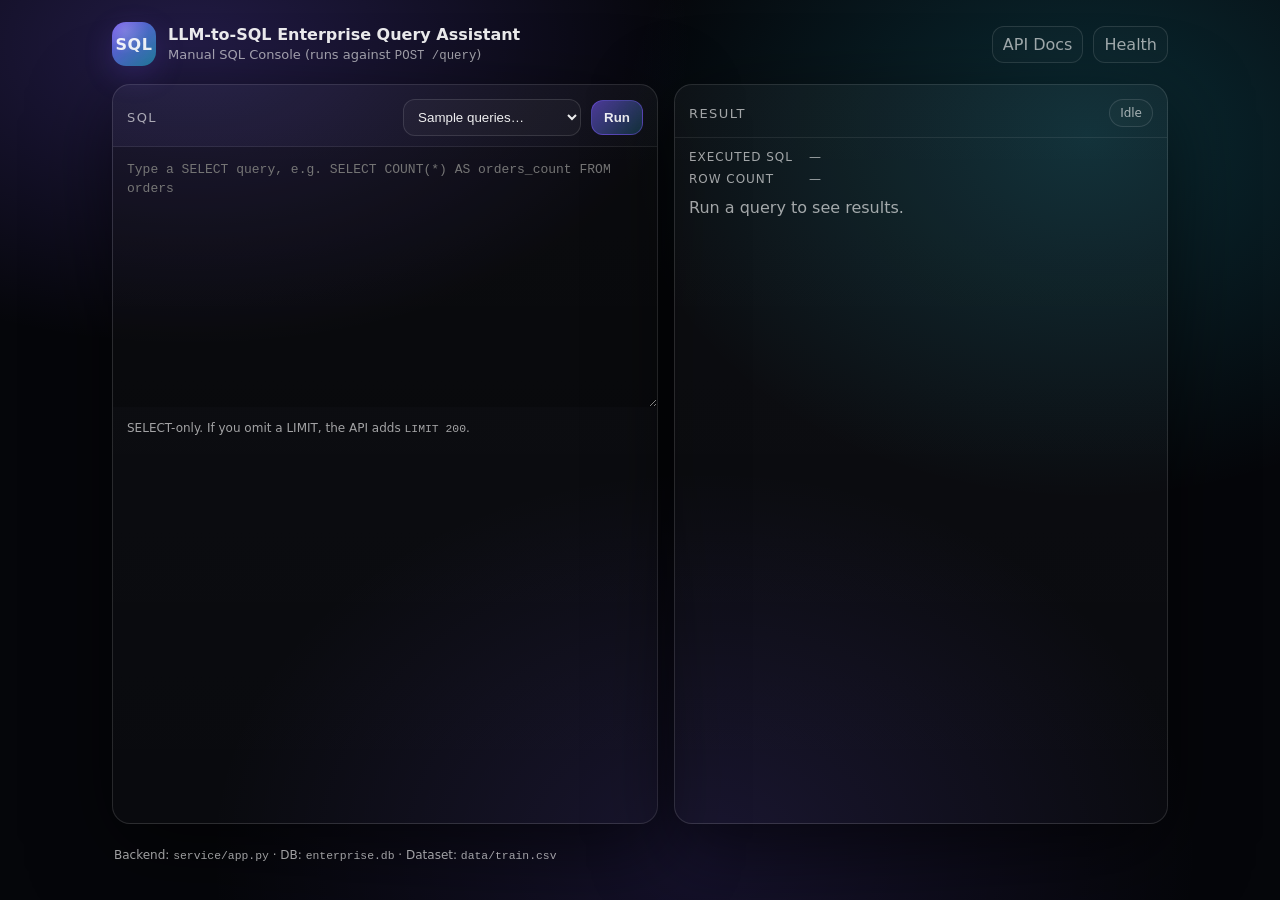
<file: manual/index.html>
<!doctype html>
<html lang="en">
  <head>
    <meta charset="UTF-8" />
    <meta name="viewport" content="width=device-width, initial-scale=1.0" />
    <title>LLM-to-SQL — Manual SQL Console</title>
    <link rel="stylesheet" href="/manual/styles.css?v=20260218-4" />
  </head>
  <body>
    <div class="app">
      <header class="header">
        <div class="brand">
          <div class="logo">SQL</div>
          <div>
            <div class="title">LLM-to-SQL Enterprise Query Assistant</div>
            <div class="subtitle">
              Manual SQL Console (runs against <code>POST /query</code>)
            </div>
          </div>
        </div>

        <div class="header-actions">
          <a class="link" href="/docs" target="_blank" rel="noreferrer">API Docs</a>
          <a class="link" href="/health" target="_blank" rel="noreferrer">Health</a>
        </div>
      </header>

      <main class="main">
        <section class="panel">
          <div class="panel-header">
            <div class="panel-title">SQL</div>
            <div class="panel-actions">
              <select id="sample" class="select" aria-label="Sample queries">
                <option value="">Sample queries…</option>
                <option value="SELECT COUNT(*) AS orders_count FROM orders">
                  Count orders
                </option>
                <option
                  value="SELECT region, SUM(oi.sales) AS total_sales FROM order_items oi JOIN orders o ON o.order_id = oi.order_id GROUP BY region ORDER BY total_sales DESC"
                >
                  Total sales by region
                </option>
                <option
                  value="SELECT category, SUM(sales) AS total_sales FROM order_items GROUP BY category ORDER BY total_sales DESC"
                >
                  Total sales by category
                </option>
                <option
                  value="SELECT o.state, SUM(oi.sales) AS total_sales FROM order_items oi JOIN orders o ON o.order_id = oi.order_id GROUP BY o.state ORDER BY total_sales DESC LIMIT 10"
                >
                  Top 10 states by sales
                </option>
              </select>

              <button id="run" class="button primary" type="button">Run</button>
            </div>
          </div>

          <textarea
            id="sql"
            class="textarea"
            spellcheck="false"
            placeholder="Type a SELECT query, e.g. SELECT COUNT(*) AS orders_count FROM orders"
          ></textarea>

          <div class="hint">
            SELECT-only. If you omit a LIMIT, the API adds <code>LIMIT 200</code>.
          </div>
        </section>

        <section class="panel">
          <div class="panel-header">
            <div class="panel-title">Result</div>
            <div class="panel-actions">
              <span id="status" class="status muted">Idle</span>
            </div>
          </div>

          <div id="error" class="error hidden"></div>

          <div class="meta">
            <div class="meta-row">
              <div class="meta-label">Executed SQL</div>
              <div id="executedSql" class="meta-value muted">—</div>
            </div>
            <div class="meta-row">
              <div class="meta-label">Row count</div>
              <div id="rowCount" class="meta-value muted">—</div>
            </div>
          </div>

          <div id="tableWrap" class="table-wrap muted">
            Run a query to see results.
          </div>
        </section>
      </main>

      <footer class="footer">
        <span class="muted"
          >Backend: <code>service/app.py</code> · DB: <code>enterprise.db</code> · Dataset:
          <code>data/train.csv</code></span
        >
      </footer>
    </div>

    <script src="/manual/app.js?v=20260218-4" defer></script>
  </body>
</html>
</file>
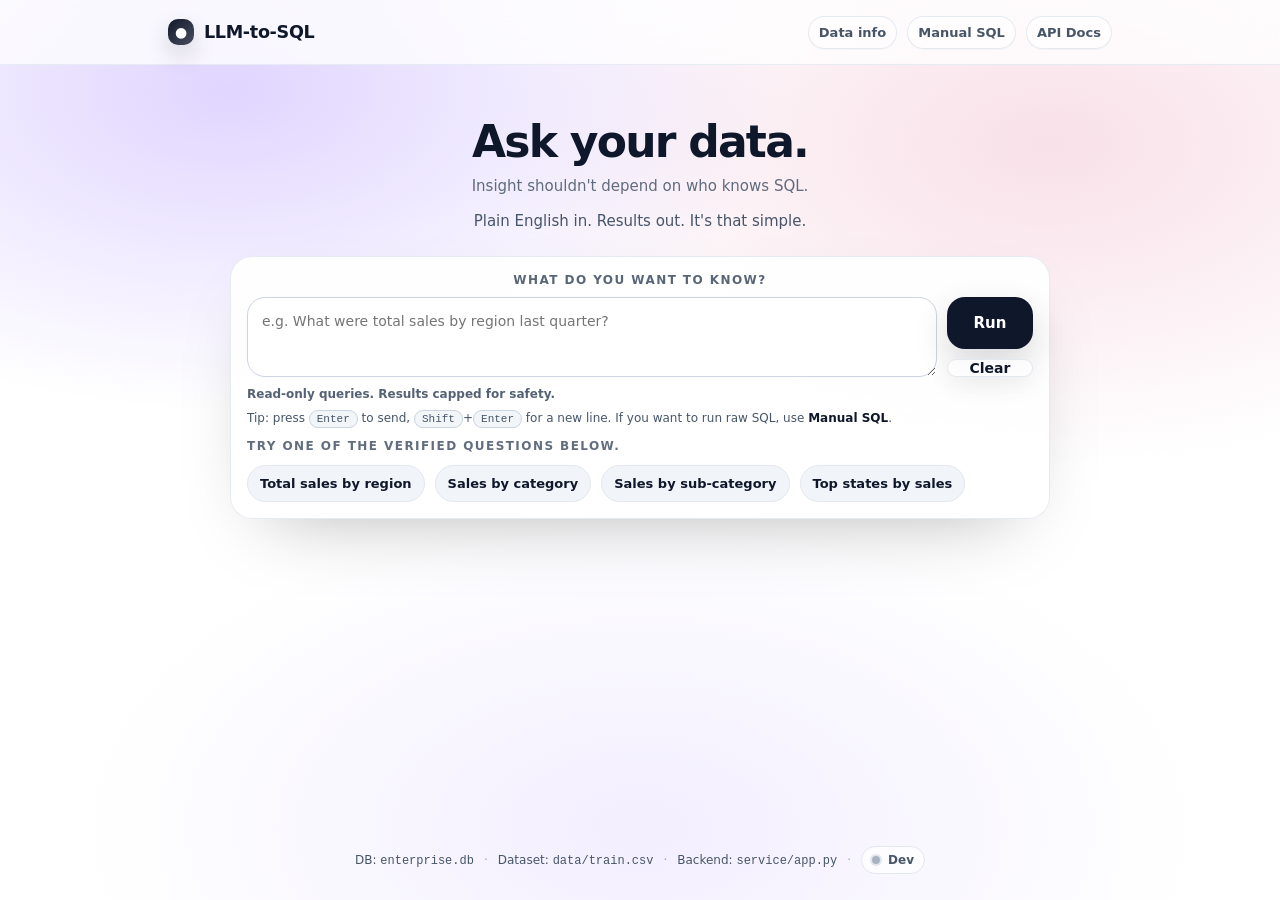
<file: ui/index.html>
<!doctype html>
<html lang="en">
  <head>
    <meta charset="UTF-8" />
    <meta name="viewport" content="width=device-width, initial-scale=1.0" />
    <title>LLM-to-SQL — Ask (Natural Language)</title>
    <link rel="stylesheet" href="/ui/styles.css?v=20260218-10" />
  </head>
  <body>
    <div class="page">
      <header class="header">
        <div class="header-inner">
          <div class="brand">
            <span class="brand-mark">●</span>
            <span class="brand-name">LLM-to-SQL</span>
          </div>

          <nav class="nav">
            <button id="dataInfoBtn" type="button" class="nav-link ghost">Data info</button>
            <a class="nav-link" href="/manual/">Manual SQL</a>
            <a class="nav-link" href="/docs" target="_blank" rel="noreferrer">API Docs</a>
          </nav>
        </div>
      </header>

      <main class="main">
        <section class="hero">
        <h1 class="hero-title">Ask your data.</h1>
        <p class="hero-principle">Insight shouldn't depend on who knows SQL.</p>
        <p class="hero-subtitle">Plain English in. Results out. It's that simple.</p>
      </section>

        <section class="card">
          <form id="askForm" class="composer">
            <label class="label align-center" for="question">What do you want to know?</label>
            <div class="input-row">
              <textarea
                id="question"
                class="textarea"
                rows="2"
                spellcheck="true"
                placeholder="e.g. What were total sales by region last quarter?"
              ></textarea>
              <div class="actions">
                <button id="askBtn" class="button" type="submit">Run</button>
                <button id="clearBtn" class="button secondary" type="button">Clear</button>
              </div>
            </div>
            <div class="trust-line">Read-only queries. Results capped for safety.</div>
            <div class="hint">
              Tip: press <kbd>Enter</kbd> to send, <kbd>Shift</kbd>+<kbd>Enter</kbd> for a new line.
              If you want to run raw SQL, use <a href="/manual/">Manual SQL</a>.
            </div>
          </form>

          <div class="verified">
            <div class="verified-title">Try one of the verified questions below.</div>
            <div class="chips" aria-label="Verified questions">
              <button class="chip" type="button" data-q="Show total sales by region">Total sales by region</button>
              <button class="chip" type="button" data-q="Show total sales by category">Sales by category</button>
              <button class="chip" type="button" data-q="Show total sales by sub-category">Sales by sub-category</button>
              <button class="chip" type="button" data-q="What are the top 10 states by sales?">Top states by sales</button>
              <!-- <button class="chip" type="button" data-q="What are the top 10 cities by sales?">Top cities by sales</button> -->
              <!-- <button class="chip" type="button" data-q="How many unique orders are in the dataset?">Count orders</button> -->
              <!-- <button class="chip" type="button" data-q="Show total sales by month">Sales by month</button> -->
              <!-- <button class="chip" type="button" data-q="What are the top 10 products by sales?">Top products by sales</button> -->
            </div>
          </div>
        </section>

        <section class="card hidden" id="resultCard">
          <div class="result-header">
            <div class="result-title">Response</div>
            <div id="status" class="pill muted">Idle</div>
          </div>

          <div id="error" class="error hidden"></div>

          <div id="visual" class="visual hidden">
            <div class="visual-meta">
              <div class="meta-grid">
                <div class="meta-item" data-dev-only="true">
                  <div class="meta-label">Source</div>
                  <div id="metaSource" class="meta-value muted">—</div>
                </div>
                <div class="meta-item" data-dev-only="true">
                  <div class="meta-label">Verified ID</div>
                  <div id="metaPreset" class="meta-value muted">—</div>
                </div>
                <div class="meta-item">
                  <div class="meta-label">Rows</div>
                  <div id="metaRows" class="meta-value muted">—</div>
                </div>
              </div>
            </div>

            <div id="publicMessage" class="note" data-dev-only="true"></div>
            <div id="devMessage" class="note muted hidden" data-dev-only="true"></div>


            <div id="kpi" class="kpi hidden">
              <div id="kpiLabel" class="kpi-label"></div>
              <div id="kpiValue" class="kpi-value"></div>
            </div>

            <div id="chartSection" class="viz-section hidden">
              <div class="viz-header">
                <div class="viz-title">Chart</div>
                <div id="chartCaption" class="viz-caption muted"></div>
              </div>
              <div class="canvas-wrap">
                <canvas id="chartCanvas"></canvas>
              </div>
            </div>

            <div id="tableSection" class="viz-section hidden">
              <div class="viz-header">
                <div class="viz-title">Table</div>
                <div id="tableCaption" class="viz-caption muted"></div>
              </div>
              <div id="tableWrap" class="table-wrap muted">—</div>
            </div>

            <details id="sqlDetails" class="details" data-dev-only="true">
              <summary>Executed SQL</summary>
              <pre id="executedSql"></pre>
            </details>

            <details id="debugDetails" class="details" data-dev-only="true">
              <summary>Debug JSON (latest)</summary>
              <pre id="debugJson"></pre>
            </details>
          </div>

          <div class="thread" id="thread" data-dev-only="true">
            <!-- messages appended here -->
          </div>
        </section>
      </main>

      <footer class="footer">
        <div class="footer-inner">
          <span class="muted">DB: <code>enterprise.db</code></span>
          <span class="sep">·</span>
          <span class="muted">Dataset: <code>data/train.csv</code></span>
          <span class="sep">·</span>
          <span class="muted">Backend: <code>service/app.py</code></span>
          <span class="sep">·</span>
          <button
            id="devToggle"
            type="button"
            class="footer-toggle"
            aria-pressed="false"
            title="Toggle developer details"
          >
            <span class="dev-dot" aria-hidden="true"></span>
            Dev
          </button>
        </div>
      </footer>
    </div>

    <script src="/ui/app.js?v=20260218-11" defer></script>

    <!-- Data Info Modal -->
    <div id="dataModal" class="modal hidden" role="dialog" aria-modal="true" aria-labelledby="dataModalTitle">
      <div class="modal-backdrop" data-close="modal"></div>
      <div class="modal-card">
        <div class="modal-header">
          <div>
            <div id="dataModalTitle" class="modal-title">Dataset Overview</div>
            <div class="modal-subtitle muted">Quick reference for the loaded DB</div>
          </div>
          <button class="modal-close" type="button" data-close="modal" aria-label="Close">✕</button>
        </div>

        <div class="modal-body">
          <div class="modal-section">
            <div class="modal-label">About the dataset</div>
            <div class="modal-desc muted">
              This dataset is a retail “Superstore Sales” dataset. Each row represents a product line item on an order,
              and it includes:
            </div>
            <ul class="modal-list">
              <li><b>Orders</b>: Order ID, Order Date, Ship Date, Ship Mode</li>
              <li><b>Customer</b>: Customer ID, Customer Name, Segment</li>
              <li><b>Geography</b>: Country, City, State, Postal Code, Region</li>
              <li><b>Product</b>: Product ID, Category, Sub-Category, Product Name</li>
              <li><b>Metric</b>: Sales</li>
            </ul>
          </div>

          <div class="modal-section">
            <div class="modal-label">Try questions like</div>
            <ul class="modal-list">
              <li>“Which region has the highest total sales?”</li>
              <li>“Show total sales by category”</li>
              <li>“What are the top 10 states by sales?”</li>
              <li>“Show total sales by month”</li>
            </ul>
          </div>

          <div class="modal-section" data-dev-only="true">
            <div class="modal-label">Where is it stored?</div>
            <div class="pill-row">
              <span class="pill-lite"><b>enterprise.db</b></span>
              <span class="pill-lite">SQLite</span>
            </div>
            <div class="modal-desc muted">Behind the scenes it’s stored in two tables:</div>
            <div class="table-list">
              <div class="table-item">
                <div class="table-name">orders</div>
                <div class="table-desc">Order dates, shipping, customer, and location</div>
                <details class="details details-compact" data-dev-only="true">
                  <summary>Fields (dev)</summary>
                  <pre>order_id (PK), order_date, ship_date, ship_mode, customer_id, customer_name, segment, country, city, state, postal_code, region</pre>
                </details>
              </div>
              <div class="table-item">
                <div class="table-name">order_items</div>
                <div class="table-desc">Products (category/sub-category) and sales amount</div>
                <details class="details details-compact" data-dev-only="true">
                  <summary>Fields (dev)</summary>
                  <pre>row_id (PK), order_id (FK → orders.order_id), product_id, category, sub_category, product_name, sales</pre>
                </details>
              </div>
            </div>
          </div>

          <div class="modal-section" data-dev-only="true">
            <div class="modal-label">Joins (dev)</div>
            <div class="modal-desc">`order_items.order_id` → `orders.order_id`</div>
          </div>

          <div class="modal-section" data-dev-only="true">
            <div class="modal-label">Notes (dev)</div>
            <ul class="modal-list">
              <li>Dataset file: <code>data/train.csv</code></li>
              <li>All queries are SELECT-only; a default LIMIT is applied if missing.</li>
            </ul>
          </div>
        </div>
      </div>
    </div>
  </body>
</html>
</file>
<file: manual/styles.css>
:root {
  --bg0: #05060a;
  --bg1: rgba(255, 255, 255, 0.04);
  --bg2: rgba(255, 255, 255, 0.07);
  --border: rgba(255, 255, 255, 0.12);
  --text: rgba(255, 255, 255, 0.92);
  --muted: rgba(255, 255, 255, 0.62);
  --accent: #7c5cff;
  --accent2: #22d3ee;
  --danger: #ff4d6d;
  --shadow: 0 24px 80px rgba(0, 0, 0, 0.55);
}

* {
  box-sizing: border-box;
}

html,
body {
  height: 100%;
}

body {
  margin: 0;
  font-family:
    ui-sans-serif,
    system-ui,
    -apple-system,
    Segoe UI,
    Roboto,
    Helvetica,
    Arial,
    "Apple Color Emoji",
    "Segoe UI Emoji";
  color: var(--text);
  background:
    radial-gradient(1000px 600px at 15% 5%, rgba(124, 92, 255, 0.24), transparent 50%),
    radial-gradient(900px 700px at 85% 15%, rgba(34, 211, 238, 0.18), transparent 52%),
    radial-gradient(900px 700px at 55% 95%, rgba(124, 92, 255, 0.14), transparent 55%),
    var(--bg0);
}

code {
  font-family:
    ui-monospace,
    SFMono-Regular,
    Menlo,
    Monaco,
    Consolas,
    "Liberation Mono",
    "Courier New",
    monospace;
  font-size: 0.95em;
}

.app {
  max-width: 1100px;
  margin: 0 auto;
  padding: 22px;
  min-height: 100%;
  display: flex;
  flex-direction: column;
  gap: 18px;
}

.header {
  display: flex;
  align-items: center;
  justify-content: space-between;
  gap: 16px;
}

.brand {
  display: flex;
  align-items: center;
  gap: 12px;
}

.logo {
  width: 44px;
  height: 44px;
  border-radius: 14px;
  display: grid;
  place-items: center;
  font-weight: 700;
  letter-spacing: 0.5px;
  background:
    radial-gradient(circle at 30% 20%, rgba(255, 255, 255, 0.2), transparent 50%),
    linear-gradient(135deg, rgba(124, 92, 255, 0.9), rgba(34, 211, 238, 0.55));
  box-shadow: 0 10px 30px rgba(124, 92, 255, 0.2);
}

.title {
  font-size: 16px;
  font-weight: 650;
}

.subtitle {
  font-size: 13px;
  color: var(--muted);
  margin-top: 3px;
}

.header-actions {
  display: flex;
  gap: 10px;
}

.link {
  color: var(--muted);
  text-decoration: none;
  border: 1px solid var(--border);
  background: rgba(255, 255, 255, 0.02);
  padding: 8px 10px;
  border-radius: 12px;
}

.link:hover {
  color: var(--text);
  border-color: rgba(255, 255, 255, 0.22);
  background: rgba(255, 255, 255, 0.04);
}

.main {
  display: grid;
  grid-template-columns: 1.05fr 0.95fr;
  gap: 16px;
  flex: 1;
}

@media (max-width: 980px) {
  .main {
    grid-template-columns: 1fr;
  }
}

.panel {
  background: linear-gradient(180deg, var(--bg1), rgba(255, 255, 255, 0.02));
  border: 1px solid var(--border);
  border-radius: 18px;
  box-shadow: var(--shadow);
  overflow: hidden;
}

.panel-header {
  display: flex;
  align-items: center;
  justify-content: space-between;
  gap: 12px;
  padding: 14px 14px 10px 14px;
  border-bottom: 1px solid rgba(255, 255, 255, 0.08);
}

.panel-title {
  font-size: 13px;
  text-transform: uppercase;
  letter-spacing: 0.11em;
  color: var(--muted);
}

.panel-actions {
  display: flex;
  align-items: center;
  gap: 10px;
}

.select {
  background: rgba(255, 255, 255, 0.03);
  color: var(--text);
  border: 1px solid var(--border);
  border-radius: 12px;
  padding: 9px 10px;
  outline: none;
}

.select:focus {
  border-color: rgba(124, 92, 255, 0.55);
  box-shadow: 0 0 0 3px rgba(124, 92, 255, 0.15);
}

.button {
  border: 1px solid var(--border);
  border-radius: 12px;
  padding: 9px 12px;
  cursor: pointer;
  background: rgba(255, 255, 255, 0.03);
  color: var(--text);
  font-weight: 600;
}

.button:hover {
  border-color: rgba(255, 255, 255, 0.22);
  background: rgba(255, 255, 255, 0.05);
}

.button:disabled {
  opacity: 0.6;
  cursor: not-allowed;
}

.button.primary {
  border-color: rgba(124, 92, 255, 0.45);
  background: linear-gradient(135deg, rgba(124, 92, 255, 0.55), rgba(34, 211, 238, 0.18));
}

.textarea {
  width: 100%;
  height: 260px;
  resize: vertical;
  padding: 14px;
  background: rgba(0, 0, 0, 0.24);
  color: var(--text);
  border: none;
  outline: none;
  font-family:
    ui-monospace,
    SFMono-Regular,
    Menlo,
    Monaco,
    Consolas,
    "Liberation Mono",
    "Courier New",
    monospace;
  font-size: 13px;
  line-height: 1.45;
}

.hint {
  padding: 10px 14px 14px 14px;
  font-size: 12px;
  color: var(--muted);
}

.status {
  font-size: 12px;
  padding: 6px 10px;
  border-radius: 999px;
  border: 1px solid var(--border);
  background: rgba(255, 255, 255, 0.02);
}

.status.ok {
  border-color: rgba(34, 211, 238, 0.35);
  background: rgba(34, 211, 238, 0.08);
  color: rgba(255, 255, 255, 0.9);
}

.status.bad {
  border-color: rgba(255, 77, 109, 0.45);
  background: rgba(255, 77, 109, 0.08);
  color: rgba(255, 255, 255, 0.9);
}

.muted {
  color: var(--muted);
}

.error {
  padding: 12px 14px;
  border-top: 1px solid rgba(255, 255, 255, 0.08);
  border-bottom: 1px solid rgba(255, 255, 255, 0.08);
  background: rgba(255, 77, 109, 0.06);
  color: rgba(255, 255, 255, 0.92);
  border-left: 3px solid var(--danger);
}

.hidden {
  display: none;
}

.meta {
  padding: 12px 14px 0 14px;
  display: grid;
  gap: 8px;
}

.meta-row {
  display: grid;
  grid-template-columns: 110px 1fr;
  gap: 10px;
  align-items: baseline;
}

.meta-label {
  font-size: 12px;
  color: var(--muted);
  text-transform: uppercase;
  letter-spacing: 0.08em;
}

.meta-value {
  font-size: 12px;
  word-break: break-word;
}

.table-wrap {
  padding: 12px 14px 14px 14px;
}

table {
  width: 100%;
  border-collapse: separate;
  border-spacing: 0;
  overflow: hidden;
  border: 1px solid rgba(255, 255, 255, 0.1);
  border-radius: 14px;
}

thead th {
  text-align: left;
  font-size: 12px;
  color: rgba(255, 255, 255, 0.8);
  background: rgba(255, 255, 255, 0.04);
  padding: 10px 10px;
  border-bottom: 1px solid rgba(255, 255, 255, 0.08);
  position: sticky;
  top: 0;
}

tbody td {
  padding: 9px 10px;
  border-bottom: 1px solid rgba(255, 255, 255, 0.06);
  font-size: 13px;
  color: rgba(255, 255, 255, 0.9);
  vertical-align: top;
}

tbody tr:hover td {
  background: rgba(255, 255, 255, 0.03);
}

.footer {
  padding: 6px 2px 16px 2px;
  font-size: 12px;
}
</file>
<file: ui/styles.css>
:root {
  --bg: #ffffff;
  --text: #0f172a; /* slate-900 */
  --muted: #475569; /* slate-600 */
  --border: #e2e8f0; /* slate-200 */
  --panel: rgba(255, 255, 255, 0.85);
  --shadow: 0 30px 80px -40px rgba(0, 0, 0, 0.35);
  --shadow-soft: 0 12px 30px rgba(15, 23, 42, 0.08);
  --accent: #0f172a;
  --accent-hover: #1e293b; /* slate-800 */
  --chip: #f1f5f9; /* slate-100 */
  --chip-hover: #e2e8f0; /* slate-200 */
  --danger: #ef4444;
  --font-sans:
    ui-sans-serif,
    system-ui,
    -apple-system,
    Segoe UI,
    Roboto,
    Helvetica,
    Arial,
    "Apple Color Emoji",
    "Segoe UI Emoji";
  --font-mono:
    ui-monospace,
    SFMono-Regular,
    Menlo,
    Monaco,
    Consolas,
    "Liberation Mono",
    "Courier New",
    monospace;
}

* {
  box-sizing: border-box;
}

html,
body {
  height: 100%;
}

body {
  margin: 0;
  color: var(--text);
  background:
    radial-gradient(900px 520px at 18% 10%, rgba(199, 179, 255, 0.55), transparent 62%),
    radial-gradient(900px 520px at 82% 16%, rgba(243, 199, 214, 0.55), transparent 62%),
    radial-gradient(900px 520px at 50% 92%, rgba(199, 179, 255, 0.22), transparent 62%),
    var(--bg);
  font-family: var(--font-sans);
}

html {
  font-size: 110%;
}

html.modal-open,
html.modal-open body {
  overflow: hidden;
}

html:not(.dev-mode) [data-dev-only="true"] {
  display: none !important;
}

code,
kbd,
pre {
  font-family: var(--font-mono);
}

button,
input,
select,
textarea {
  font: inherit;
}

.page {
  min-height: 100%;
  display: flex;
  flex-direction: column;
}

.header {
  position: sticky;
  top: 0;
  z-index: 5;
  border-bottom: 1px solid rgba(226, 232, 240, 0.8);
  background: rgba(255, 255, 255, 0.75);
  backdrop-filter: blur(14px);
}

.header-inner {
  max-width: 980px;
  margin: 0 auto;
  padding: 0 18px;
  height: 64px;
  display: flex;
  align-items: center;
  justify-content: space-between;
  gap: 14px;
}

.brand {
  display: flex;
  align-items: center;
  gap: 10px;
  font-weight: 700;
}

.brand-mark {
  width: 26px;
  height: 26px;
  border-radius: 10px;
  display: grid;
  place-items: center;
  font-size: 14px;
  color: #fff;
  background: linear-gradient(135deg, rgba(15, 23, 42, 1), rgba(15, 23, 42, 0.75));
  box-shadow: 0 10px 24px rgba(15, 23, 42, 0.16);
}

.brand-name {
  letter-spacing: -0.02em;
}

.nav {
  display: flex;
  align-items: center;
  gap: 10px;
}

.nav-link {
  appearance: none;
  text-decoration: none;
  color: var(--muted);
  font-size: 13px;
  font-weight: 600;
  padding: 8px 10px;
  border-radius: 999px;
  border: 1px solid rgba(226, 232, 240, 0.9);
  background: rgba(255, 255, 255, 0.6);
  box-shadow: 0 1px 0 rgba(15, 23, 42, 0.03);
  cursor: pointer;
}

.nav-link.ghost {
  background: rgba(255, 255, 255, 0.3);
}

.nav-link:hover {
  color: var(--text);
  border-color: rgba(203, 213, 225, 1);
  background: rgba(255, 255, 255, 0.85);
}

.main {
  max-width: 980px;
  width: 100%;
  margin: 0 auto;
  padding: 42px 18px 26px 18px;
  display: flex;
  flex-direction: column;
  align-items: center;
  gap: 16px;
  flex: 1;
}

.hero {
  text-align: center;
  max-width: 780px;
  padding: 12px 0 8px 0;
}

.hero-title {
  margin: 0;
  font-size: clamp(28px, 5vw, 44px);
  letter-spacing: -0.04em;
  line-height: 1.05;
}

.hero-subtitle {
  margin: 12px auto 0 auto;
  max-width: 680px;
  font-size: 15px;
  line-height: 1.5;
  color: var(--muted);
}

.hero-principle {
  margin: 10px auto 0 auto;
  max-width: 680px;
  font-size: 15px;
  line-height: 1.5;
  color: rgba(71, 85, 105, 0.85);
}

.card {
  width: 100%;
  max-width: 820px;
  border: 1px solid rgba(226, 232, 240, 0.85);
  border-radius: 22px;
  background: linear-gradient(180deg, rgba(255, 255, 255, 0.92), rgba(255, 255, 255, 0.72));
  box-shadow: var(--shadow);
  padding: 16px;
}

.composer {
  display: flex;
  flex-direction: column;
  gap: 10px;
}

.label {
  font-size: 12px;
  font-weight: 700;
  text-transform: uppercase;
  letter-spacing: 0.12em;
  color: rgba(71, 85, 105, 0.9);
}

.label.align-center {
  text-align: center;
  display: block;
  width: 100%;
}

.input-row {
  display: grid;
  grid-template-columns: 1fr auto;
  gap: 10px;
  align-items: stretch;
}

.actions {
  display: flex;
  flex-direction: column;
  gap: 10px;
  align-items: stretch;
}

.actions .button:not(.secondary) {
  min-height: 52px;
  padding: 0 20px;
  font-size: 15px;
  box-shadow: 0 14px 34px rgba(15, 23, 42, 0.16);
}

.textarea {
  width: 100%;
  border-radius: 18px;
  border: 1px solid rgba(203, 213, 225, 1);
  background: rgba(255, 255, 255, 0.95);
  padding: 14px 14px;
  font-size: 14px;
  line-height: 1.4;
  outline: none;
  resize: vertical;
  min-height: 56px;
}

.textarea:focus {
  border-color: rgba(15, 23, 42, 0.55);
  box-shadow: 0 0 0 4px rgba(15, 23, 42, 0.08);
}

.button {
  border: 1px solid rgba(15, 23, 42, 0.2);
  border-radius: 18px;
  padding: 0 16px;
  min-width: 86px;
  cursor: pointer;
  font-weight: 700;
  font-size: 14px;
  color: #fff;
  background: var(--accent);
  box-shadow: var(--shadow-soft);
}

.button:hover {
  background: var(--accent-hover);
}

.button.secondary {
  color: var(--text);
  background: rgba(255, 255, 255, 0.75);
  border-color: rgba(226, 232, 240, 1);
  box-shadow: 0 10px 24px rgba(15, 23, 42, 0.06);
}

.button.secondary:hover {
  background: rgba(255, 255, 255, 0.92);
  border-color: rgba(203, 213, 225, 1);
}

.button:disabled {
  opacity: 0.65;
  cursor: not-allowed;
}

.trust-line {
  font-size: 12px;
  font-weight: 700;
  color: rgba(71, 85, 105, 0.92);
}

.hint {
  font-size: 12px;
  color: var(--muted);
}

.hint a {
  color: var(--text);
  text-decoration: none;
  font-weight: 700;
}

.hint a:hover {
  text-decoration: underline;
}

kbd {
  font-size: 11px;
  padding: 2px 7px;
  border-radius: 999px;
  border: 1px solid rgba(203, 213, 225, 1);
  background: rgba(241, 245, 249, 0.9);
}

.chips {
  display: flex;
  flex-wrap: wrap;
  gap: 10px;
  margin-top: 12px;
}

.verified {
  margin-top: 14px;
}

.verified-title {
  font-size: 12px;
  font-weight: 800;
  text-transform: uppercase;
  letter-spacing: 0.12em;
  color: rgba(71, 85, 105, 0.85);
  margin-bottom: 8px;
}

.chip {
  appearance: none;
  border: 1px solid rgba(226, 232, 240, 1);
  background: var(--chip);
  color: var(--text);
  border-radius: 999px;
  padding: 10px 12px;
  cursor: pointer;
  font-weight: 650;
  font-size: 13px;
}

.chip:hover {
  background: var(--chip-hover);
}

.result-header {
  display: flex;
  align-items: center;
  justify-content: space-between;
  gap: 12px;
  padding-bottom: 10px;
  border-bottom: 1px solid rgba(226, 232, 240, 0.85);
}

.result-title {
  font-size: 12px;
  font-weight: 800;
  text-transform: uppercase;
  letter-spacing: 0.12em;
  color: rgba(71, 85, 105, 0.9);
}

.pill {
  border-radius: 999px;
  padding: 6px 10px;
  font-size: 12px;
  font-weight: 750;
  border: 1px solid rgba(226, 232, 240, 1);
  background: rgba(255, 255, 255, 0.75);
}

.pill.ok {
  border-color: rgba(16, 185, 129, 0.35);
  background: rgba(16, 185, 129, 0.08);
  color: rgba(15, 23, 42, 0.9);
}

.pill.bad {
  border-color: rgba(239, 68, 68, 0.35);
  background: rgba(239, 68, 68, 0.08);
  color: rgba(15, 23, 42, 0.9);
}

.pill.loading {
  position: relative;
  padding-left: 24px;
}

.pill.loading::before {
  content: "";
  position: absolute;
  left: 8px;
  top: 50%;
  width: 10px;
  height: 10px;
  margin-top: -5px;
  border-radius: 999px;
  border: 2px solid rgba(100, 116, 139, 0.35);
  border-top-color: rgba(100, 116, 139, 0.9);
  animation: spin 0.9s linear infinite;
}

.button.loading {
  position: relative;
  padding-left: 38px;
}

.button.loading::before {
  content: "";
  position: absolute;
  left: 14px;
  top: 50%;
  width: 12px;
  height: 12px;
  margin-top: -6px;
  border-radius: 999px;
  border: 2px solid rgba(255, 255, 255, 0.32);
  border-top-color: rgba(255, 255, 255, 0.92);
  animation: spin 0.9s linear infinite;
}

@keyframes spin {
  to {
    transform: rotate(360deg);
  }
}

.muted {
  color: var(--muted);
}

.thread {
  display: flex;
  flex-direction: column;
  gap: 10px;
  padding-top: 12px;
}

.msg {
  display: flex;
}

.msg.user {
  justify-content: flex-end;
}

.bubble {
  max-width: 680px;
  border-radius: 18px;
  padding: 12px 14px;
  font-size: 14px;
  line-height: 1.45;
  box-shadow: 0 1px 0 rgba(15, 23, 42, 0.03);
  border: 1px solid rgba(226, 232, 240, 0.9);
  background: rgba(255, 255, 255, 0.9);
}

.msg.user .bubble {
  background: rgba(15, 23, 42, 0.95);
  border-color: rgba(15, 23, 42, 0.25);
  color: rgba(255, 255, 255, 0.95);
}

.bubble pre {
  margin: 10px 0 0 0;
  padding: 10px;
  border-radius: 14px;
  background: rgba(241, 245, 249, 0.9);
  border: 1px solid rgba(226, 232, 240, 1);
  overflow: auto;
  font-size: 12px;
  line-height: 1.4;
}

.msg.user .bubble pre {
  background: rgba(255, 255, 255, 0.08);
  border-color: rgba(255, 255, 255, 0.18);
  color: rgba(255, 255, 255, 0.92);
}

.error {
  margin-top: 12px;
  padding: 10px 12px;
  border-radius: 16px;
  border: 1px solid rgba(239, 68, 68, 0.25);
  background: rgba(239, 68, 68, 0.06);
  color: rgba(15, 23, 42, 0.9);
}

.visual {
  margin-top: 12px;
  display: flex;
  flex-direction: column;
  gap: 12px;
}

.note {
  border: 1px solid rgba(226, 232, 240, 1);
  background: rgba(255, 255, 255, 0.86);
  border-radius: 18px;
  padding: 12px 14px;
  font-size: 14px;
  line-height: 1.45;
  box-shadow: 0 1px 0 rgba(15, 23, 42, 0.03);
}

.visual-meta {
  padding-top: 2px;
}

.meta-grid {
  display: grid;
  grid-template-columns: repeat(3, minmax(0, 1fr));
  gap: 10px;
}

.meta-item {
  border: 1px solid rgba(226, 232, 240, 1);
  background: rgba(255, 255, 255, 0.75);
  border-radius: 18px;
  padding: 10px 12px;
}

.meta-label {
  font-size: 11px;
  font-weight: 800;
  text-transform: uppercase;
  letter-spacing: 0.12em;
  color: rgba(71, 85, 105, 0.9);
}

.meta-value {
  margin-top: 6px;
  font-size: 13px;
  font-weight: 700;
  color: rgba(15, 23, 42, 0.92);
  word-break: break-word;
}

.kpi {
  border: 1px solid rgba(226, 232, 240, 1);
  background: rgba(255, 255, 255, 0.8);
  border-radius: 22px;
  padding: 16px;
  text-align: center;
  box-shadow: 0 1px 0 rgba(15, 23, 42, 0.03);
}

.kpi-label {
  font-size: 12px;
  font-weight: 800;
  text-transform: uppercase;
  letter-spacing: 0.12em;
  color: rgba(71, 85, 105, 0.9);
}

.kpi-value {
  margin-top: 8px;
  font-size: clamp(28px, 4.6vw, 42px);
  font-weight: 900;
  letter-spacing: -0.04em;
}

.viz-section {
  border: 1px solid rgba(226, 232, 240, 1);
  background: rgba(255, 255, 255, 0.72);
  border-radius: 22px;
  padding: 12px;
}

.viz-header {
  display: flex;
  align-items: baseline;
  justify-content: space-between;
  gap: 10px;
  padding: 2px 2px 10px 2px;
}

.viz-title {
  font-size: 12px;
  font-weight: 850;
  text-transform: uppercase;
  letter-spacing: 0.12em;
  color: rgba(71, 85, 105, 0.9);
}

.viz-caption {
  font-size: 12px;
}

.canvas-wrap {
  border-radius: 18px;
  border: 1px solid rgba(226, 232, 240, 1);
  background: rgba(255, 255, 255, 0.92);
  overflow: hidden;
}

.canvas-wrap canvas {
  display: block;
  width: 100%;
  height: 300px;
}

.table-wrap {
  border-radius: 18px;
  border: 1px solid rgba(226, 232, 240, 1);
  background: rgba(255, 255, 255, 0.92);
  overflow: auto;
  max-height: 420px;
}

.table-wrap table {
  width: 100%;
  border-collapse: separate;
  border-spacing: 0;
}

.table-wrap thead th {
  position: sticky;
  top: 0;
  text-align: left;
  font-size: 12px;
  font-weight: 800;
  color: rgba(15, 23, 42, 0.85);
  background: rgba(241, 245, 249, 0.95);
  border-bottom: 1px solid rgba(226, 232, 240, 1);
  padding: 10px 12px;
  white-space: nowrap;
}

.table-wrap tbody td {
  border-bottom: 1px solid rgba(226, 232, 240, 0.75);
  padding: 9px 12px;
  font-size: 13px;
  color: rgba(15, 23, 42, 0.92);
  vertical-align: top;
}

.table-wrap tbody tr:hover td {
  background: rgba(241, 245, 249, 0.6);
}

.details {
  border: 1px solid rgba(226, 232, 240, 1);
  background: rgba(255, 255, 255, 0.6);
  border-radius: 18px;
  padding: 10px 12px;
}

.details summary {
  cursor: pointer;
  font-weight: 800;
  font-size: 12px;
  color: rgba(71, 85, 105, 0.95);
  text-transform: uppercase;
  letter-spacing: 0.12em;
  list-style: none;
}

.details summary::-webkit-details-marker {
  display: none;
}

.details pre {
  margin: 10px 0 0 0;
  padding: 10px;
  border-radius: 14px;
  background: rgba(241, 245, 249, 0.9);
  border: 1px solid rgba(226, 232, 240, 1);
  overflow: auto;
  font-size: 12px;
  line-height: 1.4;
}

.footer {
  padding: 16px 0 26px 0;
}

.footer-inner {
  max-width: 980px;
  margin: 0 auto;
  padding: 0 18px;
  display: flex;
  align-items: center;
  justify-content: center;
  flex-wrap: wrap;
  gap: 10px;
  font-size: 12px;
  color: var(--muted);
}

.footer-toggle {
  appearance: none;
  border: 1px solid rgba(226, 232, 240, 1);
  background: rgba(255, 255, 255, 0.7);
  color: var(--muted);
  border-radius: 999px;
  padding: 6px 10px;
  cursor: pointer;
  font-weight: 750;
  display: inline-flex;
  align-items: center;
  gap: 8px;
}

.footer-toggle:hover {
  color: var(--text);
  border-color: rgba(203, 213, 225, 1);
  background: rgba(255, 255, 255, 0.9);
}

.footer-toggle[aria-pressed="true"] {
  color: var(--text);
  border-color: rgba(16, 185, 129, 0.35);
  background: rgba(16, 185, 129, 0.08);
}

.dev-dot {
  width: 8px;
  height: 8px;
  border-radius: 999px;
  background: rgba(100, 116, 139, 0.55);
  box-shadow: 0 0 0 2px rgba(148, 163, 184, 0.25);
}

.footer-toggle[aria-pressed="true"] .dev-dot {
  background: rgba(16, 185, 129, 0.9);
  box-shadow: 0 0 0 2px rgba(16, 185, 129, 0.18);
}

.modal {
  position: fixed;
  inset: 0;
  z-index: 30;
  display: flex;
  align-items: center;
  justify-content: center;
}

.modal-backdrop {
  position: absolute;
  inset: 0;
  background: rgba(15, 23, 42, 0.35);
  backdrop-filter: blur(4px);
}

.modal-card {
  position: relative;
  z-index: 1;
  width: min(720px, 92vw);
  max-height: 88vh;
  background: #fff;
  border-radius: 20px;
  border: 1px solid rgba(226, 232, 240, 0.9);
  box-shadow: 0 34px 90px rgba(15, 23, 42, 0.2);
  display: flex;
  flex-direction: column;
}

.modal-header {
  padding: 16px 18px 10px 18px;
  display: flex;
  align-items: center;
  justify-content: space-between;
  gap: 12px;
  border-bottom: 1px solid rgba(226, 232, 240, 0.9);
}

.modal-title {
  font-size: 16px;
  font-weight: 800;
}

.modal-subtitle {
  font-size: 13px;
}

.modal-close {
  appearance: none;
  border: 1px solid rgba(226, 232, 240, 1);
  background: rgba(255, 255, 255, 0.7);
  color: var(--text);
  border-radius: 12px;
  padding: 8px 10px;
  cursor: pointer;
  font-weight: 800;
}

.modal-close:hover {
  border-color: rgba(203, 213, 225, 1);
}

.modal-body {
  padding: 14px 18px 18px 18px;
  overflow: auto;
  display: flex;
  flex-direction: column;
  gap: 14px;
}

.modal-section {
  display: flex;
  flex-direction: column;
  gap: 6px;
}

.modal-label {
  font-size: 12px;
  font-weight: 800;
  text-transform: uppercase;
  letter-spacing: 0.12em;
  color: rgba(71, 85, 105, 0.9);
}

.modal-value {
  font-size: 14px;
  font-weight: 700;
}

.pill-row {
  display: flex;
  flex-wrap: wrap;
  gap: 8px;
  align-items: center;
}

.pill-lite {
  display: inline-flex;
  align-items: center;
  gap: 6px;
  padding: 6px 10px;
  border-radius: 999px;
  border: 1px solid rgba(226, 232, 240, 1);
  background: rgba(248, 250, 252, 0.9);
  font-size: 13px;
  color: rgba(15, 23, 42, 0.92);
}

.table-list {
  display: grid;
  gap: 10px;
}

.table-item {
  border: 1px solid rgba(226, 232, 240, 1);
  background: rgba(248, 250, 252, 0.85);
  border-radius: 14px;
  padding: 10px 12px;
}

.table-name {
  font-weight: 800;
}

.table-desc {
  font-size: 13px;
  color: var(--muted);
  margin-top: 4px;
}

.table-bullets {
  margin: 8px 0 0 0;
  padding-left: 18px;
  color: var(--muted);
  line-height: 1.5;
  font-size: 13px;
}

.details-compact {
  margin-top: 10px;
}

.details-compact summary {
  text-transform: none;
  letter-spacing: 0.02em;
}

.modal-desc {
  font-size: 14px;
}

.modal-list {
  margin: 0;
  padding-left: 16px;
  color: var(--muted);
  line-height: 1.5;
}

.sep {
  color: rgba(100, 116, 139, 0.6);
}

.hidden {
  display: none;
}

@media (max-width: 640px) {
  .input-row {
    grid-template-columns: 1fr;
  }

  .button {
    width: 100%;
    min-height: 48px;
  }

  .meta-grid {
    grid-template-columns: 1fr;
  }

  .canvas-wrap canvas {
    height: 260px;
  }
}
</file>
